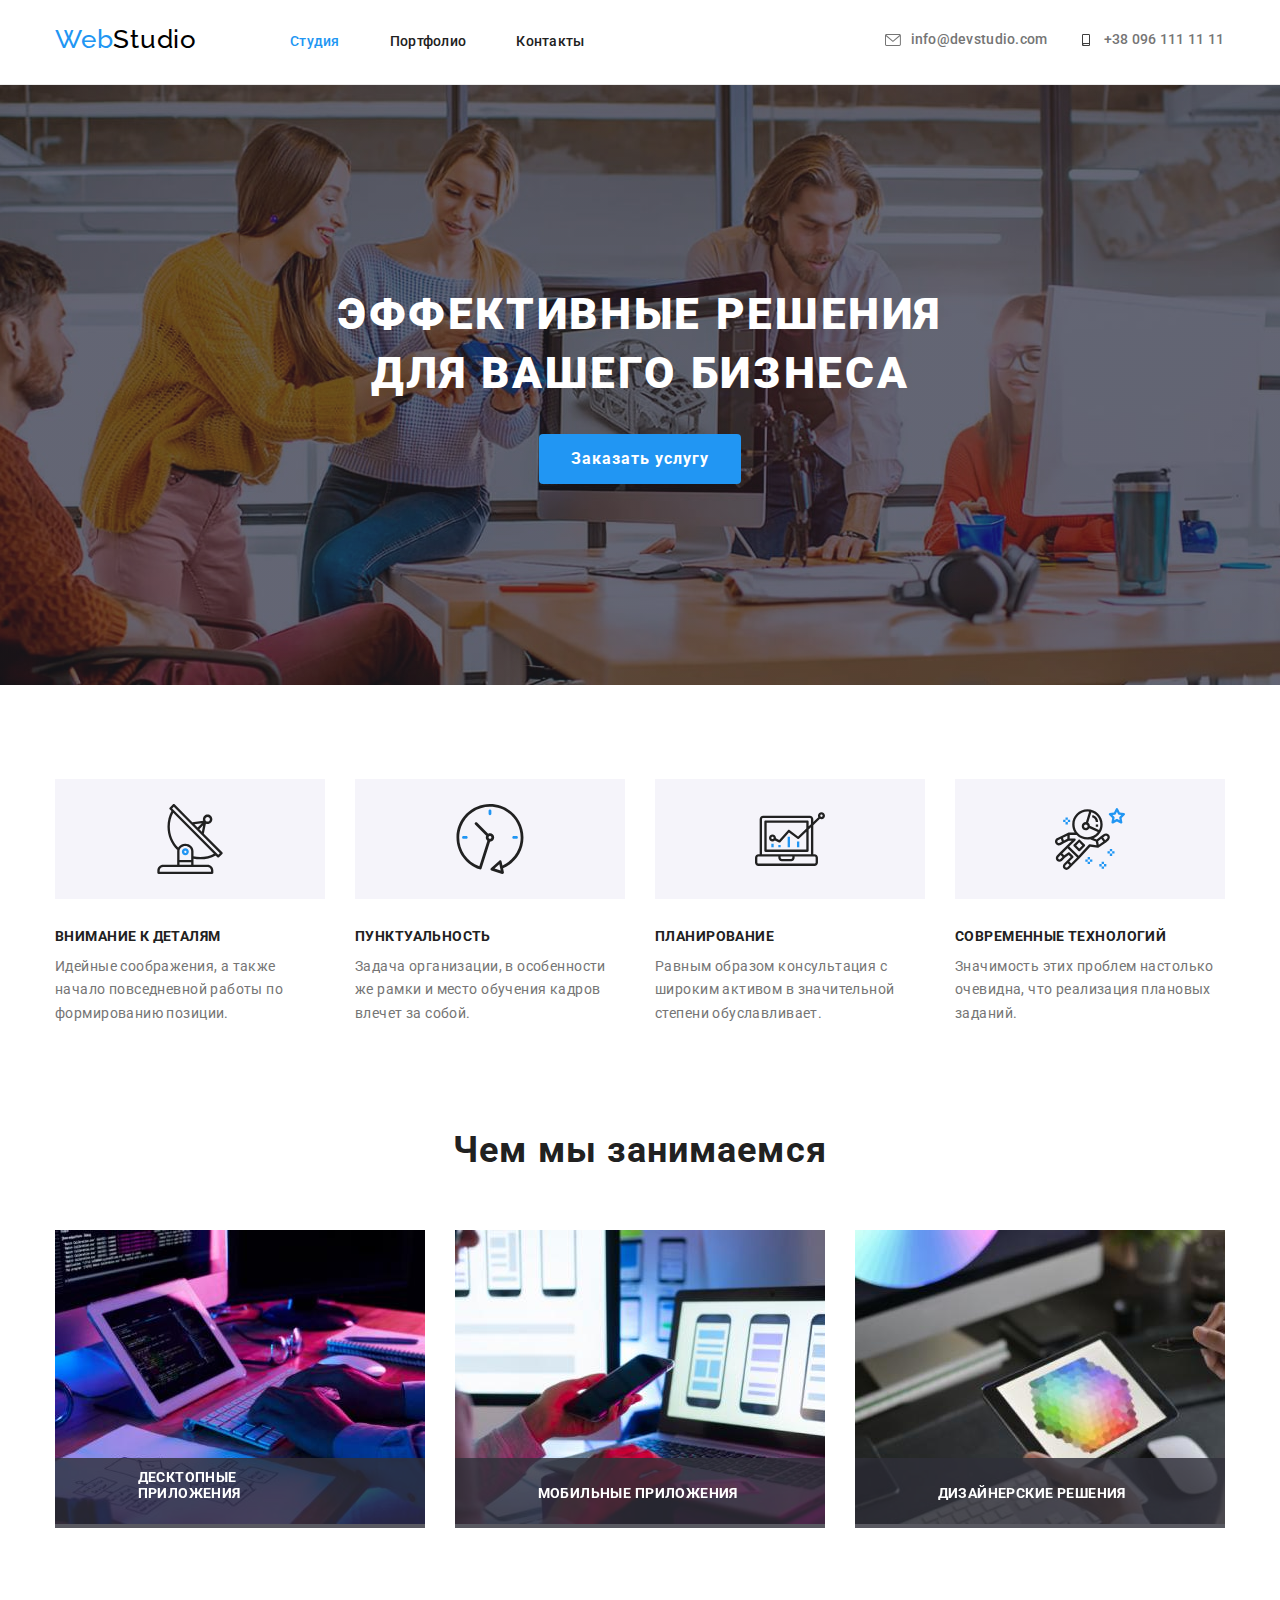
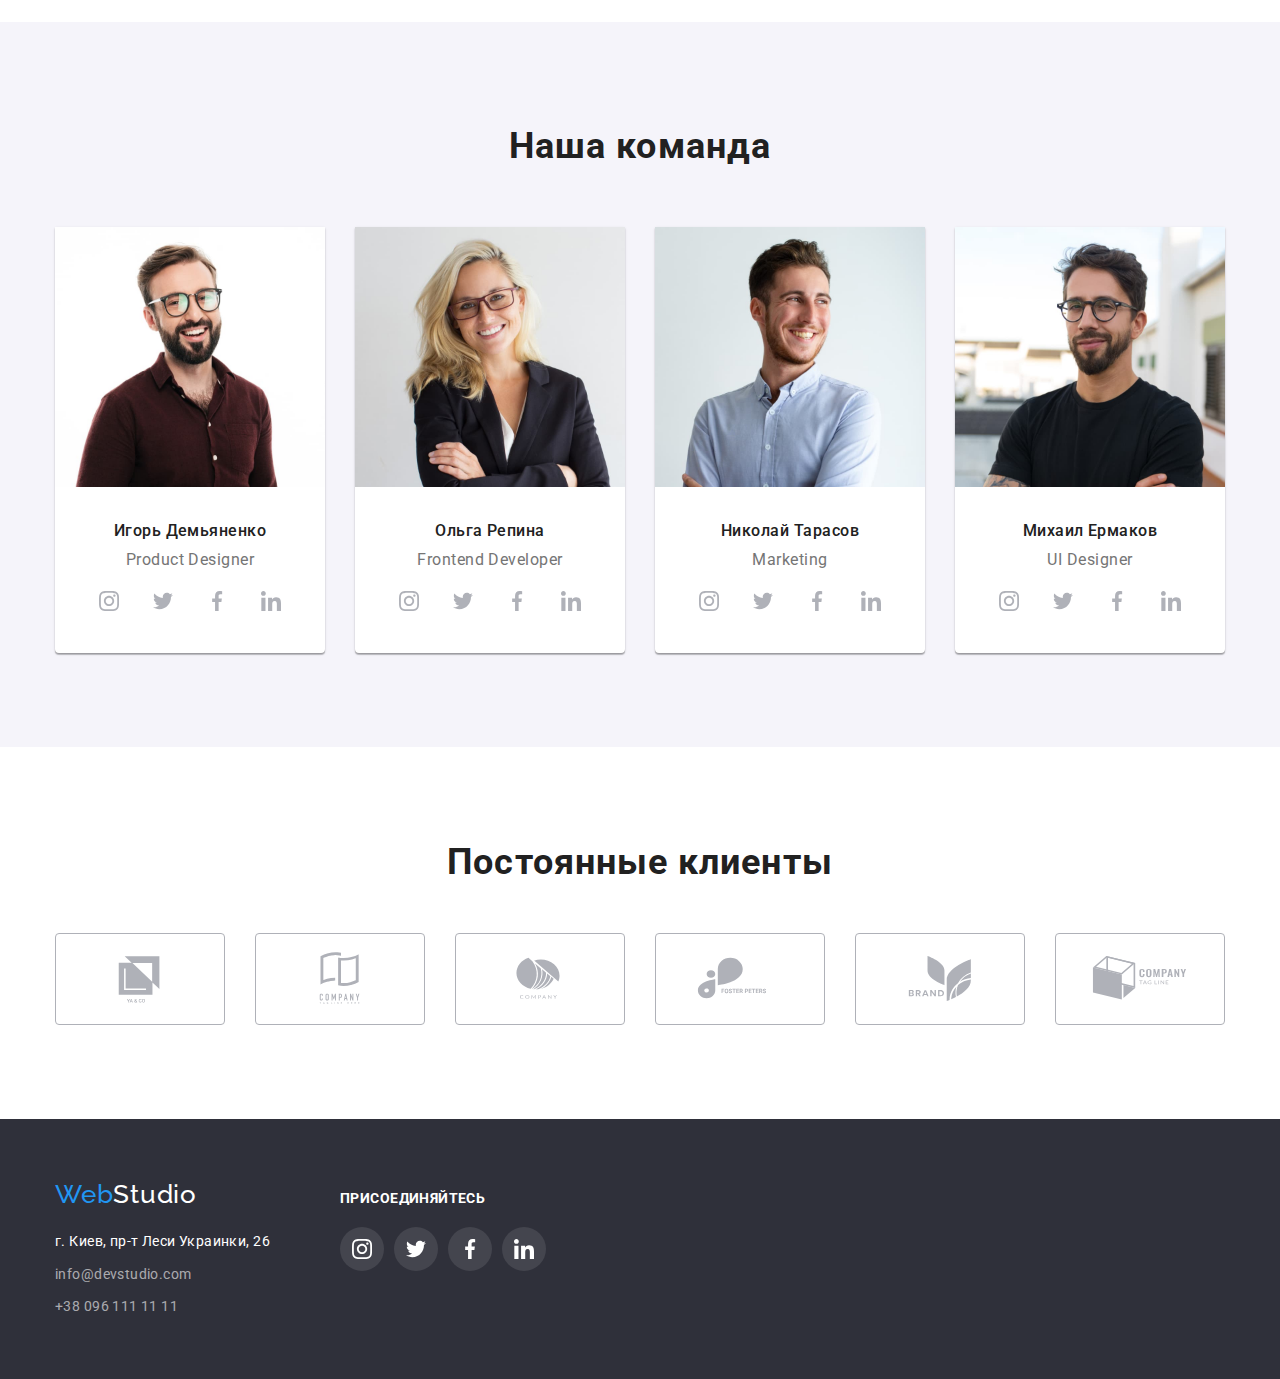
<file: index.html>
<!DOCTYPE html>
<html lang="ru">
<head>
    <meta charset="UTF-8">
    <meta http-equiv="X-UA-Compatible" content="IE=edge">
    <meta name="viewport" content="width=device-width, initial-scale=1.0">
    <title>Document</title>
    <link href="https://fonts.googleapis.com/css2?family=Raleway:wght@700&family=Roboto:wght@400;500;700;900&display=swap"
        rel="stylesheet">
    <link rel="stylesheet" href="https://github.com/sindresorhus/modern-normalize/blob/main/modern-normalize.css">
    <link rel="stylesheet" href="./css/styles.css" />
</head>
<body>

                <!--  ХЕДЕР Шапка страницы -->

        <header class="header">
            <div class="container cointainer-header">
                <a class="link logo" href="./index.html"><span class="logo-web">Web</span><span
                        class="logo-studio">Studio</span></a>
                <nav class="nav">
                    <ul class="list header-nav">
                        <li class="header-li"><a class="link studio" href="./index.html">Студия</a></li>
                        <li class="header-li"><a class="link" href="./portfolio.html">Портфолио</a></li>
                        <li class="header-li"><a class="link" href="">Контакты</a></li>
                    </ul>
                </nav>
                <ul class="list header-contact">
                    <li class="header-mail"><a class="link" href="mailto:info@devstudio.com">
                            <svg class="header-svg">
                                <use  href="./images/symbol-defs.svg#icon-envelope"></use>
                            </svg>info@devstudio.com</a>
                        </li>
                    <li><a class="link" href="tel:+380961111111">
                            <svg class="header-svg">
                                <use href="./images/symbol-defs.svg#icon-smartphone"></use>
                            </svg>+38 096 111 11 11</a>
                        </li>
                </ul>
            </div>
        </header>

        
    <main>

                <!-- Секция ГЕРОЙ -->

        <section class="section hero">
            <div class="hero-blok">          
                <h1 class="hero-title">ЭФФЕКТИВНЫЕ РЕШЕНИЯ <br> ДЛЯ ВАШЕГО БИЗНЕСА</h1>
                <button class="hero-button" type="button" data-modal-open>Заказать услугу</button>
            </div> 
        </section>

                <!-- Секция ПОЛОЖИТЕЛЬНЫЕ КАЧЕСТВА -->

        <section class="section main">
            <div class="container icon-main">
                <div class="svg-fon">
                    <svg class="svg-main">
                        <use href="./images/symbol-defs.svg#icon-antenna"></use>
                    </svg>
                </div>
                <div class="svg-fon">
                    <svg class="svg-main">
                        <use href="./images/symbol-defs.svg#icon-clock"></use>
                    </svg>
                </div>
                <div class="svg-fon">
                    <svg class="svg-main">
                        <use href="./images/symbol-defs.svg#icon-diagram"></use>
                    </svg>
                </div>
                <div class="svg-fon">
                    <svg class="svg-main">
                        <use href="./images/symbol-defs.svg#icon-cosmo"></use>
                    </svg>
                </div>
            </div>
                <div class="container main">
                    <h2 class="text-transporent">Положительные качества</h2>      
                <ul class="list main">
                    <li class="li-main li-antenna">
                        <h3 class="section-title">ВНИМАНИЕ К ДЕТАЛЯМ</h3>
                        <p class="section-text">Идейные соображения, а также начало повседневной работы по формированию позиции.</p>
                    </li>
                    <li class="li-main li-clock">
                        <h3 class="section-title">ПУНКТУАЛЬНОСТЬ</h3>
                        <p class="section-text">Задача организации, в особенности же рамки и место обучения кадров влечет за собой.</p>
                    </li>
                    <li class="li-main li-diagram">
                        <h3 class="section-title">ПЛАНИРОВАНИЕ</h3>
                        <p class="section-text">Равным образом консультация с широким активом в значительной степени обуславливает.</p>
                    </li>
                    <li class="li-main li-cosmo">
                        <h3 class="section-title">СОВРЕМЕННЫЕ ТЕХНОЛОГИЙ</h3>
                        <p class="section-text">Значимость этих проблем настолько очевидна, что реализация плановых заданий.</p>
                    </li>
                </ul>
            </div>
        </section>

                <!-- Cекция чем мы занимаемся -->

        <section class="section">
            <div class="container main">
            <h2 class="section-name">Чем мы занимаемся</h2>
            <ul class="list list-box"> 
                <li class="li-work">
                    <img src="images/box1.jpg" width="370" alt="Работа за компьютером за столом">
                    <p class="text-work">ДЕСКТОПНЫЕ ПРИЛОЖЕНИЯ</p>
                </li>
                    
                <li class="li-work">
                    <img src="images/box2.jpg" width="370" alt="Телефон в руках перед компьютером">
                    <p class="text-work">МОБИЛЬНЫЕ ПРИЛОЖЕНИЯ</p>
                </li>
                <li class="li-work">
                    <img src="images/box3.jpg" width="370" alt="планшет на фоне клавиатуры, с рисунком гексограммы">
                    <p class="text-work">ДИЗАЙНЕРСКИЕ РЕШЕНИЯ</p>
                </li>
            </ul>
            </div>
        </section>

                <!-- Секция Команда проекта --> 

        <section class="section team">
            <div class="container team">
                <h2 class="section-name team">Наша команда</h2>
                <ul class="list list-team">
                    <li class="team-foto">
                        <img src="images/teamcard1.jpg" width="270" alt="фотография сотрудника">
                        <div class="team-text">
                            <p class="team-name"> Игорь Демьяненко</p> 
                            <p class="team-position"> Product Designer</p>
                        </div>
                        <div class="social-block">
                            <ul class="list social-list">
                                <li class="social-li"><a class="social-link" href="https://www.instagram.com/" rel="noopener noreferrer" target="_blank">
                                        <svg class="social-svg">
                                            <use href="./images/symbol-defs.svg#icon-instagram"></use>
                                        </svg>
                                    </a>
                                </li>
                                <li class="social-li"><a class="social-link" href="https://twitter.com/" rel="noopener noreferrer" target="_blank">
                                        <svg class="social-svg">
                                            <use href="./images/symbol-defs.svg#icon-twitter"></use>
                                        </svg>
                                    </a>
                                </li>
                                <li class="social-li"><a class="social-link" href="https://www.facebook.com/" rel="noopener noreferrer" target="_blank">
                                        <svg class="social-svg">
                                            <use href="./images/symbol-defs.svg#icon-facebook"></use>
                                        </svg>
                                    </a>
                                </li>
                                <li class="social-li"><a class="social-link" href="https://linkedin.com/" rel="noopener noreferrer" target="_blank">
                                        <svg class="social-svg">
                                            <use href="./images/symbol-defs.svg#icon-linkedin"></use>
                                        </svg>
                                    </a>
                                </li>
                            </ul>
                        </div>
                    </li>
                    <li class="team-foto">
                        <img src="images/teamcard2.jpg" width="270" alt="фотография сотрудника">
                        <div class="team-text">
                            <p class="team-name">Ольга Репина</p>  
                            <p class="team-position"> Frontend Developer</p> 
                        </div>
                        <div class="social-block">
                            <ul class="list social-list">
                                <li class="social-li"><a class="social-link" href="https://www.instagram.com/" rel="noopener noreferrer" target="_blank">
                                        <svg class="social-svg">
                                            <use href="./images/symbol-defs.svg#icon-instagram"></use>
                                        </svg>
                                    </a>
                                </li>
                                <li class="social-li"><a class="social-link" href="https://twitter.com/" rel="noopener noreferrer" target="_blank">
                                        <svg class="social-svg">
                                            <use href="./images/symbol-defs.svg#icon-twitter"></use>
                                        </svg>
                                    </a>
                                </li>
                                <li class="social-li"><a class="social-link" href="https://www.facebook.com/" rel="noopener noreferrer" target="_blank">
                                        <svg class="social-svg">
                                            <use href="./images/symbol-defs.svg#icon-facebook"></use>
                                        </svg>
                                    </a>
                                </li>
                                <li class="social-li"><a class="social-link" href="https://linkedin.com/" rel="noopener noreferrer" target="_blank">
                                        <svg class="social-svg">
                                            <use href="./images/symbol-defs.svg#icon-linkedin"></use>
                                        </svg>
                                    </a>
                                </li>
                            </ul>
                        </div>
                    </li>
                    <li class="team-foto">
                        <img src="images/teamcard3.jpg" width="270" alt="фотография сотрудника">
                        <div class="team-text">
                            <p class="team-name">Николай Тарасов</p>  
                            <p class="team-position">Marketing</p> 
                        </div>
                        <div class="social-block">
                            <ul class="list social-list">
                                <li class="social-li"><a class="social-link" href="https://www.instagram.com/" rel="noopener noreferrer" target="_blank">
                                        <svg class="social-svg">
                                            <use href="./images/symbol-defs.svg#icon-instagram"></use>
                                        </svg>
                                    </a>
                                </li>
                                <li class="social-li"><a class="social-link" href="https://twitter.com/" rel="noopener noreferrer" target="_blank">
                                        <svg class="social-svg">
                                            <use href="./images/symbol-defs.svg#icon-twitter"></use>
                                        </svg>
                                    </a>
                                </li>
                                <li class="social-li"><a class="social-link" href="https://www.facebook.com/" rel="noopener noreferrer" target="_blank">
                                        <svg class="social-svg">
                                            <use href="./images/symbol-defs.svg#icon-facebook"></use>
                                        </svg>
                                    </a>
                                </li>
                                <li class="social-li"><a class="social-link" href="https://linkedin.com/" rel="noopener noreferrer" target="_blank">
                                        <svg class="social-svg">
                                            <use href="./images/symbol-defs.svg#icon-linkedin"></use>
                                        </svg>
                                    </a>
                                </li>
                            </ul>
                        </div>
                    </li>
                    <li class="team-foto">
                        <img src="images/teamcard4.jpg" width="270" alt="фотография сотрудника">
                        <div class="team-text">    
                            <p class="team-name">Михаил Ермаков</p> 
                            <p class="team-position">UI Designer</p>
                        </div>
                        <div class="social-block">
                            <ul class="list social-list">
                                <li class="social-li"><a class="social-link" href="https://www.instagram.com/" rel="noopener noreferrer" target="_blank">
                                        <svg class="social-svg">
                                            <use href="./images/symbol-defs.svg#icon-instagram"></use>
                                        </svg>
                                    </a>
                                </li>
                                <li class="social-li"><a class="social-link" href="https://twitter.com/" rel="noopener noreferrer" target="_blank">
                                        <svg class="social-svg">
                                            <use href="./images/symbol-defs.svg#icon-twitter"></use>
                                        </svg>
                                    </a>
                                </li>
                                <li class="social-li"><a class="social-link" href="https://www.facebook.com/" rel="noopener noreferrer" target="_blank">
                                        <svg class="social-svg">
                                            <use href="./images/symbol-defs.svg#icon-facebook"></use>
                                        </svg>
                                    </a>
                                </li>
                                <li class="social-li"><a class="social-link" href="https://linkedin.com/" rel="noopener noreferrer" target="_blank">
                                        <svg class="social-svg">
                                            <use href="./images/symbol-defs.svg#icon-linkedin"></use>
                                        </svg>
                                    </a>
                                </li>
                            </ul>
                        </div>
                    </li>
                </ul>
            </div>
        </section>

                <!-- Секция Постояных клиентов -->

        <section class="section client">
            <div class="container">
                <p class="text-clients">Постоянные клиенты</p>
                <ul class="list clients">
                    <li class="clients-li"><a class="clients-link" href="">
                        <svg class="icon-clients">
                            <use href="./images/symbol-defs.svg#icon-Logo1"></use>
                        </svg>
                    </a></li>
                    <li class="clients-li"><a class="clients-link" href="">
                        <svg class="icon-clients">
                            <use href="./images/symbol-defs.svg#icon-Logo2"></use>
                        </svg>
                        </a></li>
                    <li class="clients-li"><a class="clients-link" href="">
                        <svg class="icon-clients">
                            <use href="./images/symbol-defs.svg#icon-Logo3"></use>
                        </svg>
                        </a></li>
                    <li class="clients-li"><a class="clients-link" href="">
                        <svg class="icon-clients">
                            <use href="./images/symbol-defs.svg#icon-Logo4"></use>
                        </svg>
                        </a></li>
                    <li class="clients-li"><a class="clients-link" href="">
                        <svg class="icon-clients">
                            <use href="./images/symbol-defs.svg#icon-Logo5"></use>
                        </svg>
                        </a></li>
                    <li class="clients-li"><a class="clients-link" href="">
                        <svg class="icon-clients">
                            <use href="./images/symbol-defs.svg#icon-Logo6"></use>
                        </svg>
                        </a></li>
                </ul>


            </div>


        </section>

    </main>

                <!-- Футер адреса и телефоны -->

    <footer class="footer">
        <div class="container footer-container">
            <address class="address"> 
                <a class="link" href="./index.html"><span class="logo-web">Web</span><span
                    class="logo-studio-footer">Studio</span></a>
                <p class="footer-addres">г. Киев, пр-т Леси Украинки, 26</p>
                <ul class="list">
                    <li class="footer-li">
                        <a class="footer-link" href="mailto:info@devstudio.com">info@devstudio.com</a>
                    </li>
                    <li class="footer-li">
                        <a class="footer-link" href="tel:+380961111111">+38 096 111 11 11</a>
                    </li>
                </ul>
            </address>
            
        <div class="footer-social-network">
            <p class="footer-text">ПРИСОЕДИНЯЙТЕСЬ</p>
            <ul class="list footer-list">
                <li class="footer-social"><a class="footer-social-link" href="https://www.instagram.com/" rel="noopener noreferrer" target="_blank">
                    <svg class="footer-social-svg">
                        <use href="./images/symbol-defs.svg#icon-instagram"></use>
                    </svg>
                </a></li>
                <li class="footer-social"><a class="footer-social-link" href="https://twitter.com/" rel="noopener noreferrer" target="_blank">
                    <svg class="footer-social-svg">
                        <use href="./images/symbol-defs.svg#icon-twitter"></use>
                    </svg>
                </a></li>
                <li class="footer-social"><a class="footer-social-link" href="https://www.facebook.com/" rel="noopener noreferrer" target="_blank">
                    <svg class="footer-social-svg">
                        <use href="./images/symbol-defs.svg#icon-facebook"></use>
                    </svg>
                </a></li>
                <li class="footer-social"><a class="footer-social-link" href="https://linkedin.com/" rel="noopener noreferrer" target="_blank">
                    <svg class="footer-social-svg">
                        <use href="./images/symbol-defs.svg#icon-linkedin"></use>
                    </svg>
                </a></li>
            </ul>
        </div>
        </div>
    </footer>


                    <!-- Модальное окно  -->

<div class="backdrop is-hidden" data-modal>
    <div class="modal">
        <button type="button" class="button-modal" data-modal-close>Х</button>
    </div>
</div>

                        <!-- javascript -->

<script src="./js/modal.js"></script>
</body>
</html>
</file>
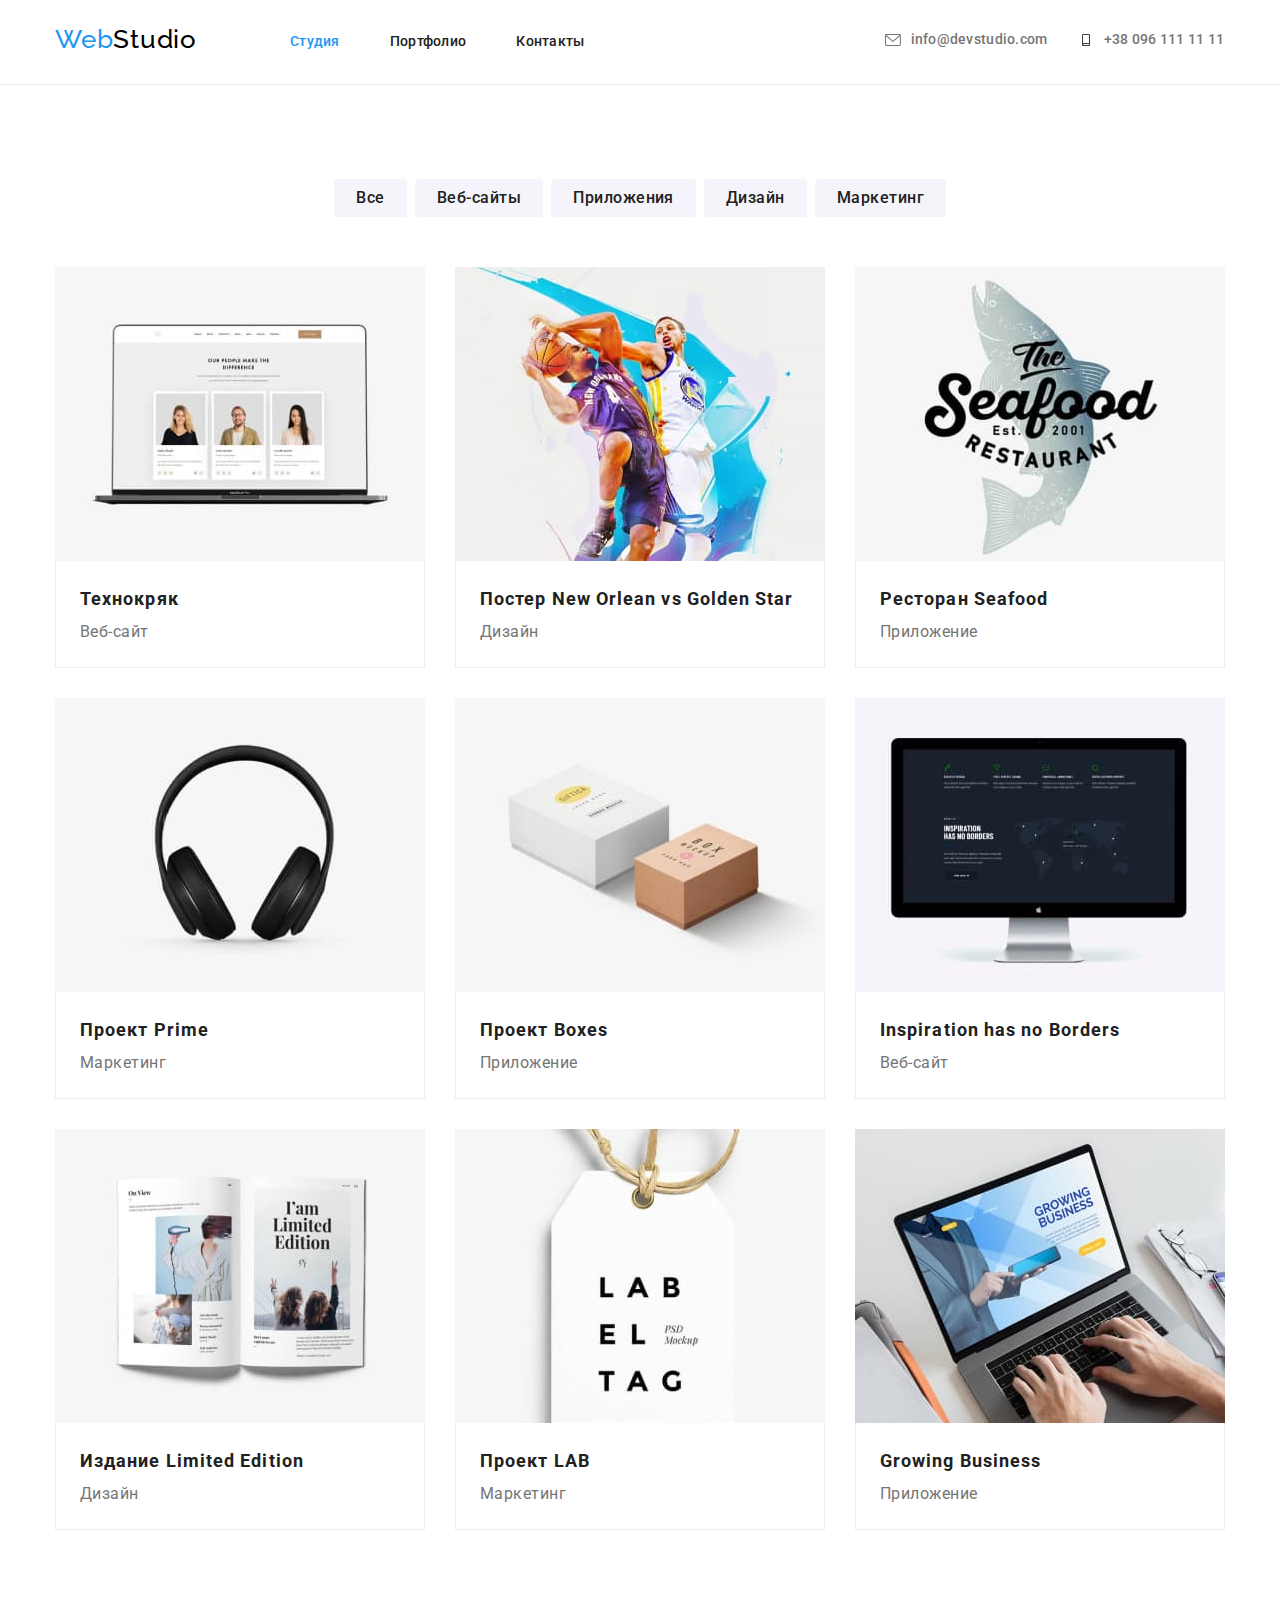
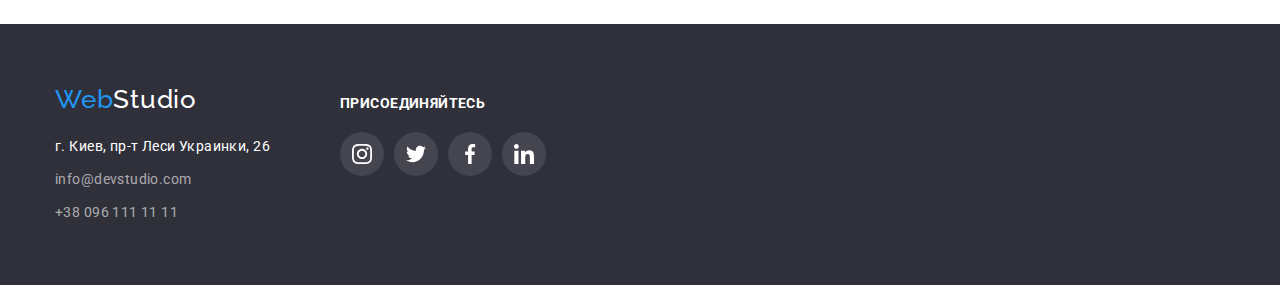
<file: portfolio.html>
<!DOCTYPE html>
<html lang="ru">
<head>
    <meta charset="UTF-8">
    <meta http-equiv="X-UA-Compatible" content="IE=edge">
    <meta name="viewport" content="width=device-width, initial-scale=1.0">
    <title>Document</title>
    <link href="https://fonts.googleapis.com/css2?family=Raleway:wght@700&family=Roboto:wght@400;500;700;900&display=swap"
        rel="stylesheet">
    <link rel="stylesheet" href="https://github.com/sindresorhus/modern-normalize/blob/main/modern-normalize.css">
    <link rel="stylesheet" href="./css/styles.css" />
</head>
<body>

                <!-- Секция header -->

    <header class="header">
        <div class="container cointainer-header">
            <a class="link logo" href="./index.html"><span class="logo-web">Web</span><span
                    class="logo-studio">Studio</span></a>
            <nav class="nav">
                <ul class="list header-nav">
                    <li class="header-li"><a class="link studio" href="./index.html">Студия</a></li>
                    <li class="header-li"><a class="link" href="./portfolio.html">Портфолио</a></li>
                    <li class="header-li"><a class="link" href="">Контакты</a></li>
                </ul>
            </nav>
            <ul class="list header-contact">
                <li class="header-mail"><a class="link" href="mailto:info@devstudio.com">
                        <svg class="header-svg">
                            <use href="./images/symbol-defs.svg#icon-envelope"></use>
                        </svg>info@devstudio.com</a>
                </li>
                <li><a class="link" href="tel:+380961111111">
                        <svg class="header-svg">
                            <use href="./images/symbol-defs.svg#icon-smartphone"></use>
                        </svg>+38 096 111 11 11</a>
                </li>
            </ul>
        </div>
    </header>
    <main>

                <!-- Секция центральная -->

        <section class="section">
            <div class="container">
            <h1 class="text-transporent">Фильтры</h1>
            <ul class="list buttons">
                <li class="li-button">
                    <button class="button" type="button">Все</button> 
                </li>
                <li class="li-button">
                    <button class="button" type="button">Веб-сайты</button>
                </li>
                <li class="li-button">
                    <button class="button" type="button">Приложения</button>
                </li>
                <li class="li-button">
                    <button class="button" type="button">Дизайн</button>
                </li>
                <li class="li-button">
                    <button class="button last" type="button">Маркетинг</button>
                </li>
            </ul>
        <h2 class="text-transporent">Возможности</h2>
        <ul class="list projects">
            <li class="project"> 
                <a class="projects-link" href="">
                    <img class="img-portfolio" src="images/portfolio-img1.jpg" width="370" alt="Ноутбук, на котором открыт фото сотрудников">
            <div class="project-text">
                    <h3 class="projects-name">Технокряк</h3>
                    <p3 class="projects-description">Веб-сайт</p3>
            </div>
                </a>
            <li class="project">
                <a class="projects-link" href="">
                    <img class="img-portfolio" src="images/portfolio-img2.jpg" width="370" alt="Постер двое играют в баскетбол">
            <div class="project-text">
                    <h3 class="projects-name">Постер New Orlean vs Golden Star</h3>
                    <p class="projects-description">Дизайн</p>
            </div>
                </a>
            </li>
            <li class="project">
                <a class="projects-link" href="">
                    <img class="img-portfolio" src="images/portfolio-img3.jpg" width="370" alt="Эмблема в виде звезды, ресторана морская еда">
            <div class="project-text">
                    <h3 class="projects-name">Ресторан Seafood</h3>
                    <p class="projects-description">Приложение</p>
            </div>
                </a>
            </li>
            <li class="project">
                <a class="projects-link" href="">
                <img class="img-portfolio" src="images/portfolio-img4.jpg" width="370" alt="Наушники">
            <div class="project-text">
                <h3 class="projects-name">Проект Prime</h3>
                <p class="projects-description">Маркетинг</p>
            </div>
            </a>
            </li>
            <li class="project">
                <a class="projects-link" href="">
                <img class="img-portfolio" src="images/portfolio-img5.jpg" width="370" alt="Две стопки бумажек для заметок">
            <div class="project-text">   
                <h3 class="projects-name">Проект Boxes</h3>
                <p class="projects-description">Приложение</p>
            </div> 
            </a>
            </li>
            <li class="project">
                <a class="projects-link" href="">
                <img class="img-portfolio" src="images/portfolio-img6.jpg" width="370" alt="Монитор aplle">
            <div class="project-text">
                <h3 class="projects-name">Inspiration has no Borders</h3>
                <p class="projects-description">Веб-сайт</p>
            </div>
            </a>
            </li>
            <li class="project">
                <a class="projects-link" href="">
                <img class="img-portfolio" src="images/portfolio-img7.jpg" width="370" alt="открытая книга, лимитированого тиража">
            <div class="project-text">
                <h3 class="projects-name">Издание Limited Edition</h3>
                <p class="projects-description">Дизайн</p>
            </div>
            </a>
            </li>
            <li class="project">
                <a class="projects-link" href="">
                <img class="img-portfolio" src="images/portfolio-img8.jpg" width="370" alt="Бирка LAB">
            <div class="project-text">
                <h3 class="projects-name">Проект LAB</h3>
                <p class="projects-description">Маркетинг</p>
            </div>
            </a>
            </li>
            <li class="project">
                <a class="projects-link" href="">
                <img class="img-portfolio" src="images/portfolio-img9.jpg" width="370" alt="Ноутбук, и руки которые на нем печатают">
            <div class="project-text">
                <h3 class="projects-name">Growing Business</h3>
                <p class="projects-description">Приложение</p>
            </div>
            </a>
            </li>
        </ul>
        </div>
        </section> 
    </main>

                <!--  Секция Footer -->

    <footer class="footer">
        <div class="container footer-container">
            <address class="address">
                <a class="link" href="./index.html"><span class="logo-web">Web</span><span
                        class="logo-studio-footer">Studio</span></a>
                <p class="footer-addres">г. Киев, пр-т Леси Украинки, 26</p>
                <ul class="list">
                    <li class="footer-li">
                        <a class="footer-link" href="mailto:info@devstudio.com">info@devstudio.com</a>
                    </li>
                    <li class="footer-li">
                        <a class="footer-link" href="tel:+380961111111">+38 096 111 11 11</a>
                    </li>
                </ul>
            </address>
    
            <div class="footer-social-network">
                <p class="footer-text">ПРИСОЕДИНЯЙТЕСЬ</p>
                <ul class="list footer-list">
                    <li class="footer-social"><a class="footer-social-link" href="https://www.instagram.com/">
                            <svg class="footer-social-svg">
                                <use href="./images/symbol-defs.svg#icon-instagram"></use>
                            </svg>
                        </a></li>
                    <li class="footer-social"><a class="footer-social-link" href="https://twitter.com/">
                            <svg class="footer-social-svg">
                                <use href="./images/symbol-defs.svg#icon-twitter"></use>
                            </svg>
                        </a></li>
                    <li class="footer-social"><a class="footer-social-link" href="https://www.facebook.com/">
                            <svg class="footer-social-svg">
                                <use href="./images/symbol-defs.svg#icon-facebook"></use>
                            </svg>
                        </a></li>
                    <li class="footer-social"><a class="footer-social-link" href="https://linkedin.com/">
                            <svg class="footer-social-svg">
                                <use href="./images/symbol-defs.svg#icon-linkedin"></use>
                            </svg>
                        </a></li>
                </ul>
            </div>
        </div>
    </footer>
    </body>
    
    </html>
</body>
</html>
</file>
<file: css/styles.css>
:root {
  --title-text-color: #212121;
  --primer-text-color: #757575;
  --accent-color: #2196f3;
  --primary-bg-color: #f5f4fa;
  --color-white: #ffffff;
  --color-fons: #2f303a;
}

*,
*::before,
*::after {
  box-sizing: border-box;
}

body {
  color: var(--title-text-color);
  background-color: var(--color-white);
  font-family: Roboto, sans-serif;
}

body,
h1,
h2,
h3,
p,
ul[class] {
  margin: 0px;
  padding: 0px;
}

.list {
  list-style: none;
}

.container {
  padding-left: 15px;
  padding-right: 15px;
  margin-left: auto;
  margin-right: auto;
  width: 1200px;

  /*outline: 2px solid blue; */
}

.section {
  padding: 94px 0px;
}

.text-transporent {
  position: absolute;
  white-space: nowrap;
  width: 1px;
  height: 1px;
  overflow: hidden;
  border: 0;
  padding: 0;
  clip: rect(0 0 0 0);
  clip-path: inset(50%);
  margin: -1px;
}

/*---------------header---------------*/

.cointainer-header {
  display: flex;
}

.header {
  border-bottom: 1px solid #ececec;
}

.link.logo {
  display: block;
  margin-top: 24px;
  margin-bottom: 25px;
  margin-right: 93px;
}

.logo-web {
  color: var(--accent-color);

  font-family: Raleway, cursive;
  font-size: 26px;
  line-height: 1.19;
  letter-spacing: 0.03em;
}

.logo-studio {
  color: #000000;

  font-family: Raleway, cursive;
  font-size: 26px;
  line-height: 1.19;
  letter-spacing: 0.03em;
}

/*-------------сайтовая навигация-------------*/

.header .link,
.footer .link {
  color: var(--title-text-color);

  font-weight: 500;
  font-size: 14px;
  line-height: 1.4;
  letter-spacing: 0.02em;

  text-decoration: none;
}

.header-nav .link:hover,
.header-nav .link:focus {
  color: var(--accent-color);
}

.nav {
  margin-right: 300px;
}

.header-nav {
  display: flex;
  padding-left: 0px;
}

.list .link {
  display: flex;
  padding-top: 32px;
  padding-bottom: 32px;
}

.header-li:not(:last-child) {
  margin-right: 50px;
}

.header-mail {
  margin-right: 30px;
}

.link.portfolio {
  color: var(--accent-color);
}

.link.studio {
  color: var(--accent-color);
}

.header-contact {
  display: flex;
  padding-left: 0px;
}

.header-contact .link {
  color: var(--primer-text-color);

  font-weight: 500;
  font-size: 14px;
  line-height: 1.14;
  letter-spacing: 0.02em;
  text-decoration: none;
  align-items: center;
}

.header-contact .link:hover,
.header-contact .link:focus {
  color: var(--accent-color);
  fill: var(--accent-color);
}

.header-svg {
  width: 16px;
  height: 12px;
  --icon-color: currentColor;
  margin-right: 10px;
}

.header-mail {
  fill: var(--primer-text-color);
}

/*---------------герой---------------*/

.hero-blok {
  padding-top: 200px;
  padding-bottom: 200px;
}

.section.hero {
  padding-top: 0px;
  padding-bottom: 0px;
  text-align: center;
  max-width: 1600px;
  height: 600px;
  margin-left: auto;
  margin-right: auto;
  background-image: linear-gradient(
      to right,
      rgba(47, 48, 58, 0.4),
      rgba(47, 48, 58, 0.4)
    ),
    url(../images/hero-fon-min.jpg);
  background-color: #c4c4c4;
  background-position: center;
  background-size: cover;
}

.hero-title {
  color: var(--color-white);

  font-weight: 900;
  font-size: 44px;
  line-height: 1.36;
  letter-spacing: 0.06em;
  margin-bottom: 30px;
}

/*---------------описание преимуществ*/

.svg-fon {
  display: flex;
  align-items: center;
  justify-content: center;
  margin-bottom: 30px;
  width: 270px;
  height: 120px;
  background-color: var(--primary-bg-color);
}

.svg-main {
  width: 70px;
  height: 70px;
}

.section.main {
  padding-bottom: 0px;
}

.list.main {
  display: flex;
  justify-content: space-between;
}

.list.main :not(:last-child) {
  margin-right: 30px;
}

.li-main {
  width: 270px;
}

.li-main .section-title {
  font-weight: 700;
  font-size: 14px;
  line-height: 1.14;
  letter-spacing: 0.03em;
  margin-bottom: 10px;
}

.section-text {
  color: var(--primer-text-color);

  font-size: 14px;
  line-height: 1.71;
  letter-spacing: 0.03em;
}

.icon-main {
  display: flex;
  justify-content: space-between;
}

/*---------------секций занятий----------*/
.section-name {
  font-weight: 700;
  font-size: 36px;
  line-height: 1.67;
  letter-spacing: 0.03em;
  text-align: center;
  margin-bottom: 50px;
}

.list-box {
  display: flex;
  justify-content: space-between;
}

.li-work {
  position: relative;
}

.text-work {
  position: absolute;
  bottom: 0%;
  left: 50%;
  transform: translate(-50%, 0%);
  padding-bottom: 27px;
  min-width: 205px;

  font-weight: 700;
  font-size: 14px;
  line-height: 1.14;
  letter-spacing: 0.03em;
  color: #ffffff;
  z-index: 1;
}

.li-work::after {
  content: "";
  display: block;
  position: absolute;
  bottom: 0;
  width: 100%;
  height: 70px;
  background-color: rgb(47, 48, 58, 0.8);
}

/*--------------сотрудники---------------*/

.list-team {
  display: flex;
  justify-content: space-between;
  text-align: center;
}

.team-text {
  padding-top: 30px;
}

.team-name {
  font-weight: 500;
  font-size: 16px;
  line-height: 1.19;
  letter-spacing: 0.03em;
}

.team-position {
  color: var(--primer-text-color);

  font-size: 16px;
  line-height: 1.19;
  letter-spacing: 0.03em;

  margin-top: 10px;
}

.social-svg {
  width: 20px;
  height: 20px;
  --icon-color: currentColor;
}

.social-link {
  display: flex;
  align-items: center;
  justify-content: center;
  height: 44px;
  width: 44px;
  fill: #afb1b8;
}

.social-link:hover,
.social-link:focus {
  background-color: var(--accent-color);
  border-radius: 50%;
  fill: var(--color-white);
}

.social-li {
  display: flex;
  width: 44px;
  height: 44px;
  border-radius: 50%;
}

.social-block {
  margin-bottom: 30px;
  margin-left: 32px;
  margin-right: 32px;
  margin-top: 10px;
}

.social-list {
  display: flex;
  justify-content: space-between;
}

.section.team {
  background-color: var(--primary-bg-color);
}

.team-foto {
  background-color: var(--color-white);
  box-shadow: 0px 1px 3px rgba(0, 0, 0, 0.12), 0px 1px 1px rgba(0, 0, 0, 0.14),
    0px 2px 1px rgba(0, 0, 0, 0.2);
  border-radius: 0px 0px 4px 4px;
}

/* ---------------Секция клиентов ------------*/

.text-clients {
  font-weight: 700;
  font-size: 36px;
  line-height: 1.1666;
  text-align: center;
  letter-spacing: 0.03em;
  color: var(--title-text-color);
  margin-bottom: 50px;
}

.clients {
  display: flex;
  justify-content: space-between;
}

.clients-li {
  display: block;
}

.clients-link {
  display: flex;
  align-items: center;
  justify-content: center;
  width: 170px;
  height: 92px;
  fill: #afb1b8;
  border: 1px solid #afb1b8;
  border-radius: 4px;
}

.clients-link:hover,
.clients-link:focus {
  fill: var(--accent-color);
  border: 1px solid var(--accent-color);
}

.icon-clients {
  width: 106px;
  height: 60px;
}

/*---------------кнопки---------------*/

.button {
  color: var(--title-text-color);
  background-color: var(--primary-bg-color);
  display: inline-block;
  min-width: 73px;

  cursor: pointer;
  border-radius: 4px;
  border: 0px;

  font-family: inherit;
  font-weight: 500;
  font-size: 16px;
  line-height: 1.63;
  letter-spacing: 0.03em;
  text-align: center;
  padding: 6px 22px;
}

.button:hover,
.button:focus {
  color: var(--color-white);
  background-color: var(--accent-color);
  box-shadow: 0px 3px 1px rgba(0, 0, 0, 0.1), 0px 1px 2px rgba(0, 0, 0, 0.08),
    0px 2px 2px rgba(0, 0, 0, 0.12);
  border-radius: 4px;
}

.hero-button {
  color: var(--color-white);
  background-color: var(--accent-color);
  display: inline-block;
  min-width: 136px;

  cursor: pointer;
  border-radius: 4px;
  border: 0px;

  font-family: inherit;
  font-weight: 700;
  font-size: 16px;
  line-height: 1.88;
  letter-spacing: 0.06em;
  padding: 10px 32px;
}

/*---------------footer---------------*/

.footer {
  background-color: var(--color-fons);
  padding: 60px 0;
  display: block;
}

.footer-container {
  display: flex;
}

.footer-addres {
  color: var(--color-white);

  font-size: 14px;
  line-height: 1.71;
  letter-spacing: 0.03em;
  margin-top: 20px;
}

.footer-link {
  color: rgb(255, 255, 255, 60%);

  font-size: 14px;
  line-height: 1.71;
  letter-spacing: 0.03em;

  text-decoration: none;
}

.footer-li {
  padding-top: 9px;
}

.logo-studio-footer {
  color: var(--color-white);
  font-family: Raleway, cursive;
  font-size: 26px;
  line-height: 1.19;
  letter-spacing: 0.03em;
}

.foter-link:focus,
.footer-link:hover {
  color: var(--accent-color);
}

.address {
  font-style: normal;
}

.address > .list {
  padding-left: 0px;
}

.footer-list {
  display: flex;
}

.footer-text {
  display: flex;
  margin-bottom: 20px;

  font-weight: 700;
  font-size: 14px;
  line-height: 1.14;
  letter-spacing: 0.03em;
  color: var(--color-white);
}

.footer-social-network {
  margin-left: 70px;
  padding-top: 12px;
}

.footer-social {
  display: flex;
  width: 44px;
  height: 44px;
  border-radius: 50%;
  background-color: rgba(255, 255, 255, 0.1);
}

.footer-social:nth-child(-n + 3) {
  margin-right: 10px;
}

.footer-social-link {
  display: flex;
  align-items: center;
  justify-content: center;
  border-radius: 50%;
  width: 44px;
  height: 44px;
}

.footer-social-link:hover,
.footer-social-link:focus {
  background-color: var(--accent-color);
}

.footer-social-svg {
  width: 20px;
  height: 20px;
  fill: var(--color-white);
}

/*---------------portfolio---------------*/

.list.buttons {
  display: flex;
  justify-content: center;
  margin-bottom: 50px;
}

.project:nth-child(3n) {
  margin-right: 0px;
}
.project:nth-last-child(-n + 3) {
  margin-bottom: 0px;
}

.li-button:not(:last-child) {
  margin-right: 8px;
}

.list.projects {
  display: flex;
  flex-wrap: wrap;
  padding-left: 0px;
}

.project {
  width: 370px;
  margin-right: 30px;
  margin-bottom: 30px;
}

.project:hover,
.project:focus {
  box-shadow: 0px 1px 1px rgba(0, 0, 0, 0.12), 0px 4px 4px rgba(0, 0, 0, 0.06),
    1px 4px 6px rgba(0, 0, 0, 0.16);
}

.projects-name {
  color: var(--title-text-color);

  font-weight: 700;
  font-size: 18px;
  line-height: 2;
  letter-spacing: 0.06em;
}

.projects-description {
  color: var(--primer-text-color);

  font-size: 16px;
  line-height: 1.88;
  letter-spacing: 0.03em;
}

.project-text {
  padding: 20px 24px;
  border-bottom: 1px solid #eeeeee;
  border-right: 1px solid #eeeeee;
  border-left: 1px solid #eeeeee;
}

.projects-link {
  text-decoration: none;
}

.img-portfolio {
  display: block;
}

.img-text {
  display: block;
  position: relative;
}

.img-text::before {
  position: absolute;
  display: inline-block;
  content: "";
  width: 370px;
  height: 294px;
  opacity: 0;
  background-color: rgba(33, 150, 243, 0.9);
}

.text-portfolio {
  position: absolute;
  display: flex;
  top: 0%;
  left: 50%;
  transform: translate(-50%, 0);

  min-width: 322px;
  margin-top: 63px;

  opacity: 0;

  font-size: 18px;
  line-height: 1.56;
  letter-spacing: 0.03em;

  color: var(--color-white);
}

.project:hover .img-text::before,
.project:focus .img-text::before {
  opacity: 1;
}

.project:focus .text-portfolio,
.project:hover .text-portfolio {
  opacity: 1;
}

/*  --------------<!-- Модальное окно  --> --------------------------*/

.backdrop {
  position: fixed;
  top: 0;
  left: 0;

  width: 100%;
  height: 100%;

  background-color: rgba(0, 0, 0, 0.2);
}

.modal {
  position: absolute;
  top: 50%;
  left: 50%;
  transform: translate(-50%, -50%);

  width: 528px;
  height: 581px;
  background-color: #fff;
}

.backdrop.is-hidden {
  opacity: 0;
  pointer-events: none;
  overflow: visible;
}

.button-modal {
  position: absolute;
  right: 0%;
  margin-top: 8px;
  margin-right: 8px;
  width: 30px;
  height: 30px;
  border: 1px, solid rgba(0, 0, 0, 0, 1);
  border-radius: 50%;
  background-color: #fff;
}
</file>
